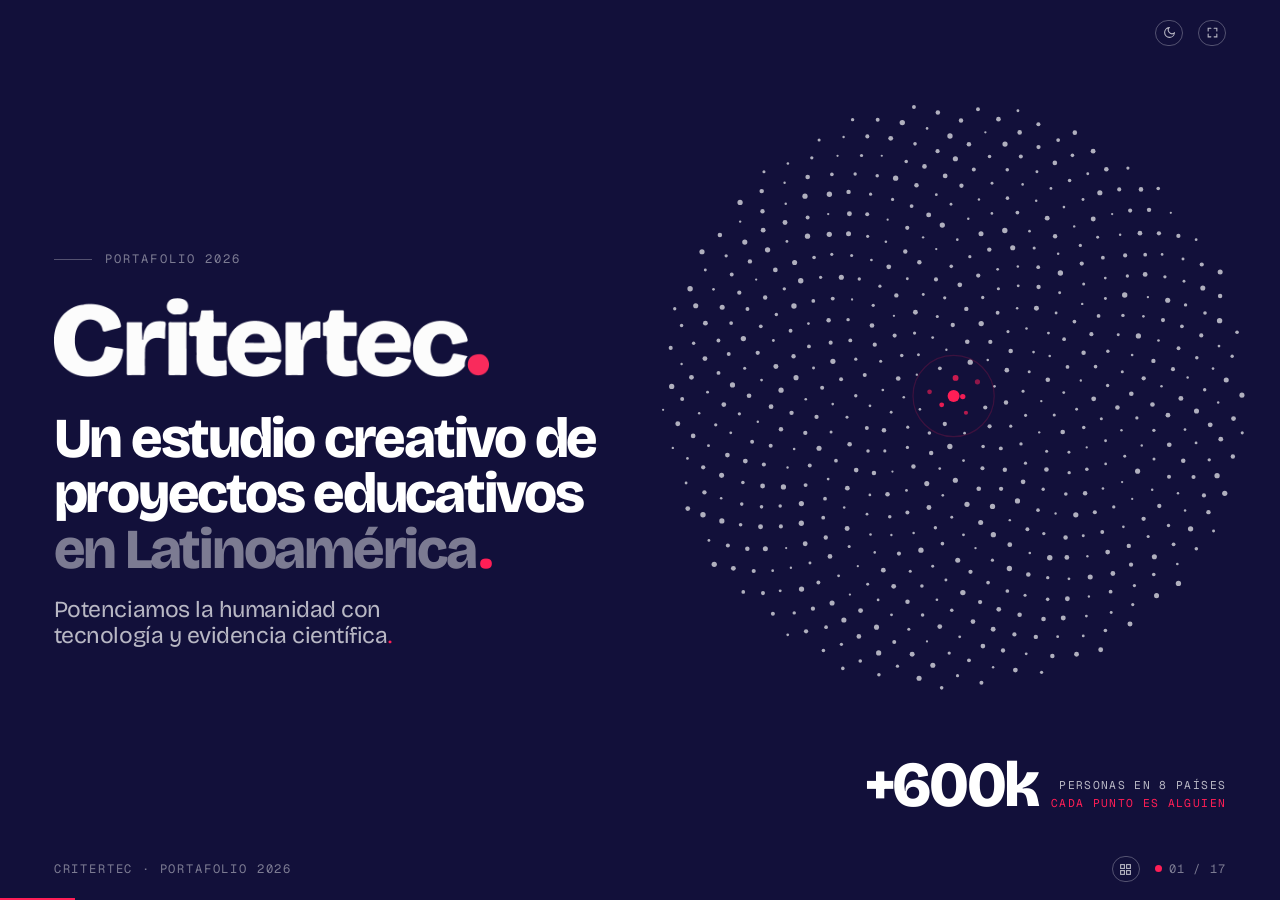
<file: index.html>
<!doctype html>
<html lang="es" data-theme="dark">
<meta charset="utf-8">
<meta name="viewport" content="width=device-width,initial-scale=1">
<script>
  // Celular acostado: la página se dibuja como una pantalla de escritorio de 640 px de alto
  // (el ancho sale de la proporción de la pantalla) y el navegador la reduce para llenarla. Así
  // se ve el mismo diseño que en un computador, sin láminas apiladas. En vertical se pide girar el
  // celular (#girar en portafolio.css) y se vuelve al ancho del dispositivo.
  (function () {
    var vp = document.querySelector('meta[name="viewport"]');
    function ajusta() {
      var largo = Math.max(screen.width, screen.height), corto = Math.min(screen.width, screen.height);
      var acostado = (screen.orientation ? screen.orientation.type.indexOf('landscape') === 0 : innerWidth > innerHeight);
      vp.setAttribute('content', acostado && corto < 600
        ? 'width=' + Math.round(640 * largo / corto) + ',user-scalable=no'
        : 'width=device-width,initial-scale=1');
    }
    ajusta();
    if (screen.orientation) screen.orientation.addEventListener('change', ajusta);
    addEventListener('orientationchange', function () { setTimeout(ajusta, 60); });
  })();
</script>
<title>Critertec · Portafolio 2026</title>
<meta name="description" content="Portafolio 2026 de Critertec Educación: estudio creativo de proyectos educativos en Latinoamérica. Proyectos, premios, alianzas oficiales y prensa.">

<!--
  Portafolio Critertec 2026 · versión larga.

  Es la que sustenta una licitación, una alianza o una conversación con cooperación
  internacional: los proyectos uno por uno, los premios con su enlace de referencia, los
  reconocimientos del CEO y la prensa completa.

  La versión corta es corto.html y sale del mismo contenido.js. Lo único que cambia entre
  las dos es el PLAN de abajo.

  Se abre con doble clic o se sirve desde cualquier servidor estático. Para exportar a PDF:
  imprimir desde el navegador en horizontal, o recorrer las láminas con F en pantalla completa.
-->

<link rel="preconnect" href="https://fonts.googleapis.com">
<link rel="preconnect" href="https://fonts.gstatic.com" crossorigin>
<link href="https://fonts.googleapis.com/css2?family=Bricolage+Grotesque:opsz,wght@12..96,400;12..96,600;12..96,800&family=Geist+Mono:wght@400;500&family=Geist:wght@400;500;600&display=swap" rel="stylesheet">
<link rel="stylesheet" href="portafolio.css">

<div class="riel-sup">
  <img class="logo" id="logo" src="assets/logo/02-blanco-punto-coral.png" alt="Critertec">
  <span class="riel-txt" id="seccion">Portafolio</span>
  <span class="crece"></span>
  <button class="ico" id="tema" aria-label="Cambiar entre tema claro y oscuro">
    <svg width="13" height="13" viewBox="0 0 24 24" fill="none" stroke="currentColor" stroke-width="2"
         stroke-linecap="round"><path d="M21 12.8A9 9 0 1 1 11.2 3a7 7 0 0 0 9.8 9.8z"/></svg>
  </button>
  <button class="ico" id="pantalla" aria-label="Pantalla completa">
    <svg width="13" height="13" viewBox="0 0 24 24" fill="none" stroke="currentColor" stroke-width="2"
         stroke-linecap="round"><path d="M4 9V4h5M20 9V4h-5M4 15v5h5M20 15v5h-5"/></svg>
  </button>
</div>

<!-- En un celular en vertical la presentación no se lee bien: se pide girarlo. Solo lo muestra el
     CSS (#girar) en vertical y en pantallas angostas; al voltear el celular desaparece solo. -->
<div id="girar" role="status">
  <img class="girar-logo" src="assets/logo/02-blanco-punto-coral.png" alt="Critertec">
  <div class="girar-tel" aria-hidden="true"><i></i></div>
  <p class="girar-tit">Gira tu celular<span class="punto">.</span></p>
  <p class="girar-sub">El portafolio se ve en horizontal.</p>
</div>

<div id="deck"></div>

<!-- Zonas de clic: duplican las flechas del teclado, así que salen del orden de
     tabulación. Con foco, el anillo coral dibuja una línea vertical a lo alto de la
     lámina, porque el botón mide toda la altura y solo se ve su canto. -->
<button class="zona izq" id="atras" tabindex="-1" aria-hidden="true"></button>
<button class="zona der" id="adelante" tabindex="-1" aria-hidden="true"></button>

<div class="riel-inf">
  <span class="riel-txt">Critertec · Portafolio 2026</span>
  <span class="crece"></span>
  <button class="ico" id="indice" aria-label="Ver todas las láminas">
    <svg width="13" height="13" viewBox="0 0 24 24" fill="none" stroke="currentColor" stroke-width="2">
      <rect x="3" y="3" width="7" height="7"/><rect x="14" y="3" width="7" height="7"/>
      <rect x="3" y="14" width="7" height="7"/><rect x="14" y="14" width="7" height="7"/></svg>
  </button>
  <span class="contador" id="contador"><i></i><span>01</span></span>
</div>

<div class="avance" id="avance"></div>

<div id="general" role="dialog" aria-label="Todas las láminas" aria-modal="true">
  <h2>Todas las láminas</h2>
  <div class="rejilla" id="rejilla"></div>
</div>

<script type="module">
  // El orden vive en planes.js, no aquí: así verificar.mjs puede comprobarlo sin navegador.
  import { arranca } from './motor.js';
  import { LARGO } from './planes.js';
  arranca(LARGO);
</script>
</file>
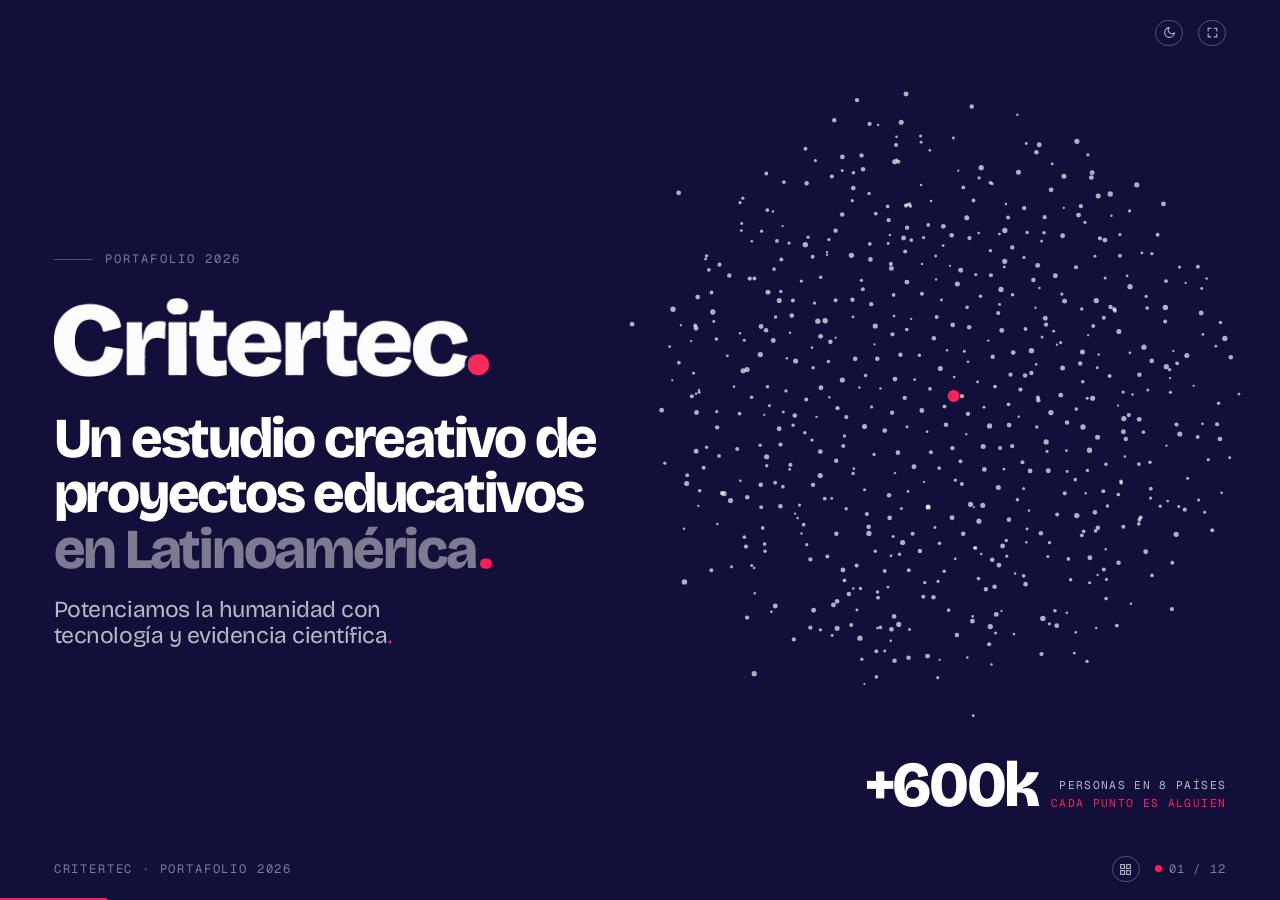
<file: corto.html>
<!doctype html>
<html lang="es" data-theme="dark">
<meta charset="utf-8">
<meta name="viewport" content="width=device-width,initial-scale=1">
<script>
  // Celular acostado: la página se dibuja como una pantalla de escritorio de 640 px de alto
  // (el ancho sale de la proporción de la pantalla) y el navegador la reduce para llenarla. Así
  // se ve el mismo diseño que en un computador, sin láminas apiladas. En vertical se pide girar el
  // celular (#girar en portafolio.css) y se vuelve al ancho del dispositivo.
  (function () {
    var vp = document.querySelector('meta[name="viewport"]');
    function ajusta() {
      var largo = Math.max(screen.width, screen.height), corto = Math.min(screen.width, screen.height);
      var acostado = (screen.orientation ? screen.orientation.type.indexOf('landscape') === 0 : innerWidth > innerHeight);
      vp.setAttribute('content', acostado && corto < 600
        ? 'width=' + Math.round(640 * largo / corto) + ',user-scalable=no'
        : 'width=device-width,initial-scale=1');
    }
    ajusta();
    if (screen.orientation) screen.orientation.addEventListener('change', ajusta);
    addEventListener('orientationchange', function () { setTimeout(ajusta, 60); });
  })();
</script>
<title>Critertec · Portafolio 2026 · versión corta</title>
<meta name="description" content="Portafolio 2026 de Critertec Educación en doce láminas: quiénes somos, dónde trabajamos, alianzas oficiales, proyectos insignia y prensa.">

<!--
  Portafolio Critertec 2026 · versión corta.

  Doce láminas: la que se manda en frío a un cliente nuevo o se presenta en diez minutos.
  Sale del mismo contenido.js que la larga (index.html); lo único que cambia es el PLAN.

  Dos láminas existen solo aquí, porque la corta no tiene sitio para desplegarlas:
    · «insignia» — los seis proyectos marcados `insignia: true` en una sola rejilla.
    · «palmares» — premios de la compañía y reconocimientos del CEO juntos.
-->

<link rel="preconnect" href="https://fonts.googleapis.com">
<link rel="preconnect" href="https://fonts.gstatic.com" crossorigin>
<link href="https://fonts.googleapis.com/css2?family=Bricolage+Grotesque:opsz,wght@12..96,400;12..96,600;12..96,800&family=Geist+Mono:wght@400;500&family=Geist:wght@400;500;600&display=swap" rel="stylesheet">
<link rel="stylesheet" href="portafolio.css">

<div class="riel-sup">
  <img class="logo" id="logo" src="assets/logo/02-blanco-punto-coral.png" alt="Critertec">
  <span class="riel-txt" id="seccion">Portafolio</span>
  <span class="crece"></span>
  <button class="ico" id="tema" aria-label="Cambiar entre tema claro y oscuro">
    <svg width="13" height="13" viewBox="0 0 24 24" fill="none" stroke="currentColor" stroke-width="2"
         stroke-linecap="round"><path d="M21 12.8A9 9 0 1 1 11.2 3a7 7 0 0 0 9.8 9.8z"/></svg>
  </button>
  <button class="ico" id="pantalla" aria-label="Pantalla completa">
    <svg width="13" height="13" viewBox="0 0 24 24" fill="none" stroke="currentColor" stroke-width="2"
         stroke-linecap="round"><path d="M4 9V4h5M20 9V4h-5M4 15v5h5M20 15v5h-5"/></svg>
  </button>
</div>

<!-- En un celular en vertical la presentación no se lee bien: se pide girarlo. Solo lo muestra el
     CSS (#girar) en vertical y en pantallas angostas; al voltear el celular desaparece solo. -->
<div id="girar" role="status">
  <img class="girar-logo" src="assets/logo/02-blanco-punto-coral.png" alt="Critertec">
  <div class="girar-tel" aria-hidden="true"><i></i></div>
  <p class="girar-tit">Gira tu celular<span class="punto">.</span></p>
  <p class="girar-sub">El portafolio se ve en horizontal.</p>
</div>

<div id="deck"></div>

<button class="zona izq" id="atras" tabindex="-1" aria-hidden="true"></button>
<button class="zona der" id="adelante" tabindex="-1" aria-hidden="true"></button>

<div class="riel-inf">
  <span class="riel-txt">Critertec · Portafolio 2026</span>
  <span class="crece"></span>
  <button class="ico" id="indice" aria-label="Ver todas las láminas">
    <svg width="13" height="13" viewBox="0 0 24 24" fill="none" stroke="currentColor" stroke-width="2">
      <rect x="3" y="3" width="7" height="7"/><rect x="14" y="3" width="7" height="7"/>
      <rect x="3" y="14" width="7" height="7"/><rect x="14" y="14" width="7" height="7"/></svg>
  </button>
  <span class="contador" id="contador"><i></i><span>01</span></span>
</div>

<div class="avance" id="avance"></div>

<div id="general" role="dialog" aria-label="Todas las láminas" aria-modal="true">
  <h2>Todas las láminas</h2>
  <div class="rejilla" id="rejilla"></div>
</div>

<script type="module">
  // El orden vive en planes.js, no aquí: así verificar.mjs puede comprobarlo sin navegador.
  import { arranca } from './motor.js';
  import { CORTO } from './planes.js';
  arranca(CORTO);
</script>
</file>
<file: portafolio.css>
/* ============================================================
   Portafolio Critertec 2026 · hoja de estilo compartida
   La usan las dos versiones: index.html (larga) y corto.html
   (corta). Los tokens son los del Manifiesto de Marca; los
   componentes vienen del deck de la junta de septiembre de 2026,
   que es la base visual acordada.

   Orden del archivo:
     1. tokens, escenario y tipografía
     2. componentes heredados del deck de la junta
     3. componentes propios del portafolio (marcados abajo)
   ============================================================ */
:root{
  --ink:#12103A; --bone:#FBFAF7; --white:#fff;
  --coral:#FF1E56; --azul:#1E6BFF; --cian:#35D2C4; --amarillo:#FFD93D;
  color-scheme:dark;

  --fondo:var(--ink); --texto:var(--white);
  --texto-2:rgba(255,255,255,.70); --texto-3:rgba(255,255,255,.45);
  --borde:rgba(255,255,255,.16); --borde-2:rgba(255,255,255,.28);
  --dato:#5B8CFF; --off:rgba(255,255,255,.18);

  --display:'Bricolage Grotesque',system-ui,sans-serif;
  --sans:'Geist',system-ui,-apple-system,'Segoe UI',sans-serif;
  --mono:'Geist Mono',ui-monospace,'SF Mono',monospace;

  --marco:clamp(26px,4.2vw,72px);
  --ease:cubic-bezier(.16,1,.3,1);
}
:root[data-theme="light"]{
  color-scheme:light;
  --fondo:var(--bone); --texto:var(--ink);
  --texto-2:rgba(18,16,58,.64); --texto-3:rgba(18,16,58,.42);
  --borde:rgba(18,16,58,.14); --borde-2:rgba(18,16,58,.24);
  --dato:var(--azul); --off:rgba(18,16,58,.16);
}

*{box-sizing:border-box}
html,body{height:100%}
body{margin:0;background:var(--fondo);color:var(--texto);font-family:var(--sans);
  overflow:hidden;-webkit-font-smoothing:antialiased;line-height:1.5}
p{margin:0}

/* ---------- escenario ---------- */
#deck{position:fixed;inset:0;z-index:1}
/* Campo de puntos de fondo: detrás de todo, sin eventos; se funde al cambiar de lámina. */
#fondo-puntos{position:fixed;inset:0;width:100%;height:100%;z-index:0;pointer-events:none;
  transition:opacity .6s var(--ease)}
/* El latido común (lub-dub): el punto de cada titular y el del contador laten juntos. El ciclo
   es el doble del pulso de los lienzos (1,4 s), para acompañar sin distraer. */
@keyframes latido{0%,100%{transform:scale(1)}6%{transform:scale(1.55)}13%{transform:scale(1)}
  20%{transform:scale(1.3)}28%{transform:scale(1)}}
.titular .punto,.portada-tit .punto{display:inline-block;color:var(--coral);transform-origin:50% 78%;
  margin-left:.06em}
.slide.viva .titular .punto,.slide.viva .portada-tit .punto{animation:latido 2.8s var(--ease) infinite .8s}
@media (prefers-reduced-motion:reduce){.slide.viva .titular .punto,.contador i{animation:none}}
.slide{position:absolute;inset:0;overflow:hidden;
  padding:calc(var(--marco) + 38px) var(--marco) calc(var(--marco) + 32px);
  display:flex;flex-direction:column;justify-content:center;gap:clamp(13px,2.1vh,30px);
  opacity:0;visibility:hidden;pointer-events:none;
  transition:opacity .5s var(--ease),transform .6s var(--ease);transform:translateY(20px)}
.slide.viva{opacity:1;visibility:visible;pointer-events:auto;transform:none}
.slide.salio{transform:translateY(-16px)}
.slide.compacta{gap:clamp(7px,1vh,14px);padding-block:calc(var(--marco) + 13px) calc(var(--marco) + 19px)}
.slide.centro{justify-content:center;align-items:center;text-align:center}
/* La lámina del logo viejo va sobre fondo claro: el corte a oscuro es el cambio de marca. */
.slide.claro{background:var(--bone);color:var(--ink)}
.slide.claro .apagado{color:rgba(18,16,58,.38)}
.slide.claro .eyebrow{color:rgba(18,16,58,.5)}
.slide.claro .eyebrow::before{background:rgba(18,16,58,.22)}
/* En la lámina del logo viejo, el nuevo no debe asomar en el riel: arruina la revelación. */
:root[data-claro="1"] .logo{visibility:hidden}
:root[data-claro="1"] .riel-txt,:root[data-claro="1"] .contador{color:rgba(18,16,58,.45)}
:root[data-claro="1"] .ico{color:rgba(18,16,58,.6);border-color:rgba(18,16,58,.22)}
:root[data-claro="1"] .seg{border-color:rgba(18,16,58,.22)}
:root[data-claro="1"] .seg button{color:rgba(18,16,58,.64)}
:root[data-claro="1"] .seg button[aria-pressed="true"]{background:#12103A;color:#FBFAF7}

.pieza{opacity:0;transform:translateY(16px);
  transition:opacity .55s var(--ease),transform .65s var(--ease);
  transition-delay:calc(var(--d,0) * 85ms + 90ms)}
.slide.viva .pieza{opacity:1;transform:none}
/* Variante que solo anima opacidad: para piezas que ya usan transform para colocarse. */
.entra{opacity:0;transition:opacity .6s var(--ease);transition-delay:calc(var(--d,0) * 85ms + 110ms)}
.slide.viva .entra{opacity:1}
.slide .entra.oculto{opacity:0}


/* ---------- tipografía ---------- */
.eyebrow{font-family:var(--mono);font-size:clamp(.72rem,min(.95vw,1.5vh),1.15rem);letter-spacing:.17em;
  text-transform:uppercase;color:var(--texto-3);display:flex;align-items:center;gap:13px}
.eyebrow::before{content:'';width:clamp(20px,3vw,44px);height:1px;background:var(--borde-2);flex:none}
.slide.centro .eyebrow{justify-content:center}
.titular{font-family:var(--display);font-weight:800;line-height:.95;letter-spacing:-.034em;
  font-size:clamp(2rem,min(6vw,8.2vh),5.4rem);max-width:17ch;text-wrap:balance}
.titular.xl{font-size:clamp(2.3rem,min(7.6vw,10vh),7rem);max-width:14ch}
.slide.centro .titular{max-width:20ch}
.slide.compacta .titular{font-size:clamp(1.4rem,min(3.2vw,4.4vh),2.4rem);max-width:26ch}
.slide.compacta .barras{gap:clamp(5px,.9vh,12px)}
.slide.compacta .barra .fila{margin-bottom:4px}
.slide.compacta .comp > div{padding:clamp(4px,.78vh,10px) clamp(9px,1.1vw,17px)}
.slide.compacta .datos > div{padding:clamp(9px,1.35vh,18px) clamp(12px,1.3vw,22px)}
.apagado{color:var(--texto-3)}
.bajada{font-size:clamp(1rem,min(1.4vw,2.2vh),1.7rem);color:var(--texto-2);max-width:60ch;line-height:1.46}
.slide.centro .bajada{max-width:54ch}
.pie-dato{font-family:var(--mono);font-size:clamp(.72rem,min(.95vw,1.5vh),1.15rem);letter-spacing:.08em;
  color:var(--texto-3);text-transform:uppercase}
.cita{font-size:clamp(1rem,min(1.4vw,2.2vh),1.7rem);border-left:2px solid var(--coral);
  padding-left:clamp(13px,1.3vw,21px);max-width:54ch;font-style:italic}

/* ---------- logo imponente ---------- */
.logo-hero{display:block;margin:0 auto;max-width:min(62vw,820px);max-height:44vh;width:auto;height:auto}
.logo-hero.viejo{max-width:min(26vw,300px);max-height:40vh}
.tachado{position:relative;display:inline-block}


/* ---------- cambios numerados ---------- */
.cambios{display:grid;grid-auto-flow:column;grid-auto-columns:1fr;gap:1px;background:var(--borde);
  border:1px solid var(--borde)}
.cambios > div{background:var(--fondo);padding:clamp(15px,2.2vh,28px) clamp(14px,1.5vw,26px);
  display:flex;flex-direction:column;gap:9px}
.cambios .nn{font-family:var(--mono);font-size:clamp(.72rem,min(.95vw,1.5vh),1.15rem);letter-spacing:.14em;
  color:var(--coral)}
.cambios h3{font-family:var(--display);font-weight:800;letter-spacing:-.024em;margin:0;
  font-size:clamp(1rem,1.75vw,1.5rem);line-height:1.08}
.cambios p{font-size:clamp(.88rem,min(1.15vw,1.85vh),1.35rem);color:var(--texto-2)}


/* ---------- los tres diferenciales · columnas con foto ---------- */
.principios{display:grid;grid-template-columns:repeat(3,1fr);gap:1px;background:var(--borde);
  border:1px solid var(--borde);flex:1;min-height:0}
.principio{background:var(--fondo);display:flex;flex-direction:column;min-height:0;overflow:hidden}
/* La foto cede alto cuando falta espacio (pantallas bajas, celular acostado): el texto va completo
   siempre. Con espacio de sobra se queda en 16:9, como antes. */
.principio .foto{position:relative;flex:0 1 auto;aspect-ratio:16/9;min-height:clamp(56px,12vh,120px);overflow:hidden}
.principio .foto img{width:100%;height:100%;object-fit:cover;display:block;
  filter:grayscale(.28) contrast(1.05) brightness(.95);
  transition:transform 1.4s var(--ease),filter .6s ease}
.principio:hover .foto img{transform:scale(1.05);filter:grayscale(0) brightness(1)}
.principio .foto::after{content:'';position:absolute;inset:0;pointer-events:none;
  background:linear-gradient(to top,var(--fondo) 1%,rgba(18,16,58,.3) 26%,transparent 60%)}
.principio .txt{padding:clamp(14px,2.2vh,28px) clamp(15px,1.7vw,30px) clamp(16px,2.4vh,30px);
  display:flex;flex-direction:column;align-items:center;justify-content:center;text-align:center;
  flex:1 0 auto;gap:clamp(8px,1.2vh,15px)}
.principio .nn{font-family:var(--mono);font-size:clamp(.72rem,min(.95vw,1.5vh),1.15rem);letter-spacing:.18em;
  text-transform:uppercase;color:var(--c);display:flex;align-items:center;gap:8px}
.principio .nn::before{content:'';width:7px;height:7px;border-radius:50%;background:var(--c);flex:none}
.principio h3{font-family:var(--display);font-weight:800;letter-spacing:-.03em;margin:0;line-height:1.02;
  font-size:clamp(1.2rem,min(2.6vw,4.2vh),2.3rem)}
.principio p{font-size:clamp(.88rem,min(1.15vw,1.85vh),1.35rem);color:var(--texto-2);line-height:1.44;max-width:30ch}
.principio .marca-dato{font-family:var(--mono);font-size:clamp(.72rem,min(.95vw,1.5vh),1.15rem);letter-spacing:.12em;
  text-transform:uppercase;color:var(--c);padding-top:clamp(7px,1vh,12px);
  border-top:1px solid var(--borde);margin-top:clamp(3px,.5vh,7px)}

/* ---------- muro de aliados ---------- */
/* Tablero blanco en los dos temas: los logos van tal cual, a color. Ocho columnas y las filas
   que haga falta, repartidas en el alto disponible. */
.aliados{flex:1;min-height:0;background:#fff;border-radius:6px;display:grid;
  grid-template-columns:repeat(8,minmax(0,1fr));grid-auto-rows:minmax(0,1fr);
  gap:clamp(4px,.8vh,10px) clamp(12px,1.6vw,28px);padding:clamp(16px,2.6vh,34px) clamp(18px,2.2vw,40px)}
.aliados div{display:grid;place-items:center;min-height:0;min-width:0}
.aliados img{max-width:100%;max-height:min(100%,clamp(26px,5.4vh,60px));width:auto;height:auto;display:block}
@media (max-width:860px){.aliados{grid-template-columns:repeat(3,minmax(0,1fr));grid-auto-rows:64px}}


/* ---------- lista genérica ---------- */
.lista{display:grid;border-top:1px solid var(--borde)}
.lista .it{display:grid;grid-template-columns:minmax(120px,.8fr) 3fr auto;gap:clamp(12px,2.2vw,38px);
  align-items:baseline;padding:clamp(5px,1vh,12px) 0;border-bottom:1px solid var(--borde)}
.lista .n{font-family:var(--display);font-weight:800;letter-spacing:-.026em;font-size:clamp(1.15rem,min(2vw,3.2vh),2.2rem)}
.lista .cl{font-size:clamp(.88rem,min(1.15vw,1.85vh),1.35rem);color:var(--texto-2)}
.lista .e{font-family:var(--mono);font-size:clamp(.72rem,min(.95vw,1.5vh),1.15rem);letter-spacing:.12em;
  text-transform:uppercase;color:var(--texto-3);white-space:nowrap}
.lista .it.tenue .n{color:var(--texto-3)}
.lista .it.tenue .e{color:var(--dato)}

/* ---------- proyectos ---------- */
.proyectos{display:grid;border-top:1px solid var(--borde)}
.proy{display:grid;grid-template-columns:minmax(130px,1fr) auto minmax(90px,auto) 2.6fr;
  gap:clamp(11px,1.6vw,26px);align-items:baseline;padding:clamp(5px,.95vh,11px) 0;
  border-bottom:1px solid var(--borde)}
.proy .p{font-family:var(--display);font-weight:600;font-size:clamp(1rem,min(1.4vw,2.2vh),1.7rem)}
.proy .v{font-variant-numeric:tabular-nums;font-weight:600;text-align:right;white-space:nowrap;
  font-size:clamp(.88rem,min(1.15vw,1.85vh),1.35rem)}
.proy .d{font-size:clamp(.88rem,min(1.15vw,1.85vh),1.35rem);color:var(--texto-2)}
.chip{font-family:var(--mono);font-size:clamp(.72rem,min(.95vw,1.5vh),1.15rem);letter-spacing:.11em;text-transform:uppercase;
  padding:2px 8px;border:1px solid var(--c);color:var(--c);white-space:nowrap;border-radius:999px}

/* ---------- carrusel ---------- */
/* La fila va declarada `minmax(0,1fr)` y no `auto`. Con `auto` el alto de la fila lo fija el
   contenido, así que ajustarMosaico() medía la caja ya crecida por las teselas del render
   anterior, creía tener más alto del que hay y elegía una fila de más: el mosaico se salía
   por abajo y `overflow:hidden` la cortaba a media foto. */
.carrusel{display:grid;grid-template-columns:1fr clamp(160px,20vw,280px);
  grid-template-rows:minmax(0,1fr);gap:clamp(14px,1.8vw,28px);
  flex:1;min-height:0}
/* Mosaico de campo: filas justificadas que respetan la proporción de cada foto.
   Las fotos van de 0,55 a 1,79, así que una cuadrícula de celdas iguales recortaba las
   verticales casi por completo. Aquí cada una crece en proporción a su propio ancho y la
   fila entera se ajusta; --fila la calcula ajustarMosaico() según lo que quepa. */
.mosaico{position:relative;display:flex;flex-wrap:wrap;align-content:center;gap:3px;
  min-height:0;overflow:hidden}
.mosaico > i{display:block;overflow:hidden;
  /* ajustarMosaico() fija alto y base de cada foto; esto es solo el estado inicial. */
  height:150px;flex:0 0 calc(var(--ar,1.5) * 150px);
  opacity:0;transition:opacity .5s var(--ease);transition-delay:calc(var(--d,0) * 55ms + 120ms)}
.slide.viva .mosaico > i{opacity:1}
.mosaico img{width:100%;height:100%;object-fit:cover;display:block}
/* Relleno invisible que absorbe el sobrante de la última fila. Sin él, los pocos elementos
   que quedan al final se estiran para llenar el ancho y se recortan de más. */
.mosaico::after{content:'';flex:1e6 0 0;height:0;min-width:0}
.mosaico .pie{position:absolute;left:0;right:0;bottom:0;z-index:2;
  padding:clamp(28px,4vh,52px) clamp(14px,1.4vw,22px) clamp(11px,1.4vh,18px);
  background:linear-gradient(transparent,rgba(18,16,58,.94));color:#fff;
  font-family:var(--mono);font-size:clamp(.72rem,min(.95vw,1.5vh),1.15rem);letter-spacing:.1em;text-transform:uppercase}
.selector{display:flex;flex-direction:column;gap:2px;overflow-y:auto;min-height:0}
.selector button{background:none;border:0;border-left:2px solid transparent;color:var(--texto-3);
  font:inherit;font-size:clamp(.9rem,min(1.2vw,1.9vh),1.4rem);text-align:left;padding:clamp(5px,.9vh,9px) 11px;cursor:pointer;
  display:flex;justify-content:space-between;gap:9px;align-items:baseline}
.selector button:hover{color:var(--texto)}
.selector button[aria-pressed="true"]{color:var(--texto);border-left-color:var(--coral);
  background:color-mix(in srgb,var(--texto) 5%,transparent)}
.selector .cn{font-family:var(--mono);font-size:.68em;letter-spacing:.08em;color:var(--texto-3)}


/* ---------- las tres verticales · pantalla partida en diagonal ---------- */
.slide.diagonal{padding:0;gap:0}
.diag{position:absolute;inset:0;background:var(--ink)}
.diag-panel{position:absolute;inset:0;overflow:hidden}
/* La cuña cerrada solo enseña una franja de la pantalla, así que el motivo de la foto —que
   está centrado— caería fuera de ella. --desliz corre la foto para que el motivo aterrice
   dentro de su franja; al expandirse el panel ocupa todo y la foto vuelve a su sitio. */
.diag-panel img{position:absolute;inset:0;width:100%;height:100%;object-fit:cover;
  object-position:center 18%;transform:translateX(var(--desliz,0));transition:transform .85s var(--ease);
  filter:grayscale(.34) brightness(.8) contrast(1.04)}
.slide .diag-panel.abierto img{transform:none}
.diag-panel .tinte{position:absolute;inset:0;background:var(--c);opacity:.3;mix-blend-mode:multiply}
.diag-panel .oscuro{position:absolute;inset:0;
  background:linear-gradient(to top,rgba(18,16,58,.94) 8%,rgba(18,16,58,.55) 52%,rgba(18,16,58,.3) 100%)}
.diag-panel{cursor:pointer}
.diag-cont{position:absolute;top:50%;transform:translateY(-50%);display:flex;flex-direction:column;
  align-items:center;text-align:center;gap:clamp(8px,1.3vh,17px);z-index:3;pointer-events:none;
  transition:opacity .45s ease}
.diag-regla{height:3px;width:clamp(58px,7vw,110px);border-radius:2px}
.diag-cod{font-family:var(--mono);font-size:clamp(.72rem,min(.95vw,1.5vh),1.15rem);letter-spacing:.2em;
  text-transform:uppercase;color:rgba(255,255,255,.72)}
.marca-v{font-family:var(--display);line-height:.92;letter-spacing:-.038em;color:#fff;
  font-size:clamp(1.6rem,min(3.5vw,5.6vh),3.4rem)}
.marca-v b{font-weight:800}
.marca-v i{font-style:italic;font-weight:600;color:rgba(255,255,255,.72)}
.marca-v .punto{color:var(--c);font-weight:800}
.diag-cont p{font-size:clamp(.88rem,min(1.15vw,1.85vh),1.35rem);color:rgba(255,255,255,.8);line-height:1.42}

/* Estado expandido: la cuña ocupa la pantalla y aparece el detalle a dos columnas. */
.diag-panel{transition:clip-path .85s var(--ease),opacity .5s ease}
.slide .diag-panel.abierto{clip-path:polygon(0 0,100% 0,100% 100%,0 100%)!important;cursor:default}
.slide .diag-panel.cerrado{opacity:0;pointer-events:none}
.diag-cont.oculto{opacity:0}
.diag-detalle{position:absolute;inset:0;z-index:6;display:grid;
  grid-template-columns:.9fr 1.1fr;align-items:center;gap:clamp(28px,5vw,88px);
  padding:calc(var(--marco) + 34px) var(--marco) calc(var(--marco) + 30px);
  opacity:0;pointer-events:none;transition:opacity .5s ease .28s;cursor:pointer}
.diag-detalle.on{opacity:1;pointer-events:auto}
.diag-detalle .izq{display:flex;flex-direction:column;gap:clamp(13px,2.1vh,26px)}
.diag-detalle .diag-cod{font-size:clamp(.8rem,min(1.1vw,1.75vh),1.3rem);letter-spacing:.2em}
.diag-detalle .diag-regla{height:5px;width:clamp(90px,11vw,180px)}
.diag-detalle .marca-v{font-size:clamp(2.5rem,min(6.2vw,9.6vh),6rem)}
.diag-detalle .der{display:flex;flex-direction:column;gap:clamp(12px,1.9vh,24px)}
.diag-detalle .der p{font-size:clamp(1.05rem,min(1.85vw,3vh),1.8rem);color:#fff;line-height:1.38;max-width:34ch}
.diag-detalle ul{margin:0;padding:0;list-style:none;display:grid;gap:clamp(6px,.95vh,12px)}
.diag-detalle li{font-size:clamp(.95rem,min(1.35vw,2.2vh),1.35rem);color:rgba(255,255,255,.84);
  padding-left:clamp(22px,1.8vw,32px);position:relative}
.diag-detalle li::before{content:'';position:absolute;left:0;top:.5em;
  width:clamp(9px,.8vw,13px);height:clamp(9px,.8vw,13px);border-radius:50%;background:var(--c)}
.diag-cerrar{font-family:var(--mono);font-size:clamp(.72rem,min(.95vw,1.5vh),1.15rem);letter-spacing:.18em;
  text-transform:uppercase;color:rgba(255,255,255,.55)}

/* ---------- portada: el punto hecho de puntos ----------
   El lienzo ocupa la lámina entera; el texto va encima, a la izquierda, y la cifra abajo a la
   derecha, bajo el gran punto. */
.slide.portada{padding:0;gap:0;justify-content:center}
.puntos{position:absolute;inset:0;width:100%;height:100%;display:block}
.portada-cont{position:relative;padding:0 var(--marco);max-width:min(58%,980px);
  display:flex;flex-direction:column;gap:clamp(12px,2.2vh,28px)}
.portada-logo{width:clamp(220px,34vw,620px);height:auto;display:block;
  margin:clamp(4px,1vh,12px) 0 clamp(6px,1.6vh,20px)}
.portada-tit{margin:0;font-family:var(--display);font-weight:800;letter-spacing:-.04em;
  line-height:.98;font-size:clamp(1.9rem,min(4.4vw,7vh),5rem);text-wrap:balance}
.portada-tit .apagado{color:var(--texto-3)}
/* Sin negrilla: a este tamaño el peso alto la vuelve un bloque y deja de leerse como frase. */
.portada-frase{font-family:var(--display);font-weight:400;letter-spacing:-.02em;line-height:1.15;
  font-size:clamp(1.05rem,min(1.8vw,2.9vh),2rem);max-width:32ch;color:var(--texto-2);text-wrap:balance}
.portada-frase .punto{color:var(--coral)}
.portada-cifra{position:absolute;right:var(--marco);bottom:calc(var(--marco) + 34px);
  display:flex;align-items:flex-end;gap:14px;text-align:right}
.portada-cifra b{font-family:var(--display);font-weight:800;letter-spacing:-.045em;line-height:.85;
  font-size:clamp(2.2rem,min(5vw,8vh),5.6rem)}
.portada-cifra span{font-family:var(--mono);font-size:clamp(.68rem,min(.88vw,1.4vh),1rem);
  letter-spacing:.12em;text-transform:uppercase;color:var(--texto-2);line-height:1.6}
.portada-cifra i{font-style:normal;color:var(--coral)}
/* En la portada el logo grande hace de firma: el del riel y su rótulo sobran. */
body[data-portada] #logo,body[data-portada] #seccion{opacity:0}
@media (max-width:860px){.portada-cont{max-width:none}.portada-cifra{left:var(--marco);text-align:left}}


/* ---------- proyectos agrupados por vertical ---------- */
.slide.proyv{gap:clamp(8px,1.5vh,22px)}
/* El titular en dos líneas, no tres: la tercera se la quita a las tarjetas. */
.slide.proyv .titular{max-width:40ch}
.grilla-v{flex:1;min-height:0;display:grid;grid-template-rows:minmax(0,1fr);grid-template-columns:repeat(3,1fr);
  gap:clamp(10px,1.3vw,28px)}
.gv{display:flex;flex-direction:column;gap:clamp(5px,.9vh,13px);min-height:0}
.gv-cab{display:flex;flex-direction:column;gap:2px;
  border-top:2px solid var(--c);padding-top:clamp(5px,.9vh,12px)}
.gv-tot{font-family:var(--mono);font-size:clamp(.72rem,min(.95vw,1.5vh),1.15rem);
  letter-spacing:.1em;color:var(--texto-3)}
/* Cada tarjeta se reparte el alto de su columna: la vertical con un solo proyecto
   se lo lleva entero, que es justo lo que pasa con la facturación. */
.gv-lista{flex:1;min-height:0;display:flex;flex-direction:column;gap:clamp(4px,.75vh,11px)}
/* Nombre y valor en la misma línea, y el contenido anclado arriba: así la primera línea de
   cada tarjeta cae a la misma altura en las tres columnas, aunque las cajas midan distinto
   porque cada vertical tiene otro número de proyectos. */
.pcard{flex:1;min-height:0;font-family:inherit;color:inherit;text-align:left;cursor:pointer;
  background:color-mix(in srgb,var(--c) 9%,transparent);
  border:1px solid color-mix(in srgb,var(--c) 28%,transparent);
  border-left:3px solid var(--c);
  display:grid;grid-template-columns:minmax(0,1fr) auto;
  align-content:start;align-items:baseline;
  column-gap:clamp(10px,1.1vw,22px);row-gap:clamp(1px,.3vh,5px);
  padding:clamp(8px,1.3vh,17px) clamp(10px,1.1vw,21px);
  transition:background .35s var(--ease),transform .35s var(--ease)}
.pcard .pn{grid-column:1}
.pcard .pv{grid-column:2;text-align:right;white-space:nowrap}
.pcard .pl{grid-column:1/-1}
.pcard:hover{background:color-mix(in srgb,var(--c) 19%,transparent);transform:translateX(4px)}
.pcard .pn{font-family:var(--display);font-weight:600;letter-spacing:-.02em;line-height:1.1;
  font-size:clamp(.95rem,min(1.35vw,2.2vh),1.65rem)}
.pcard .pv{font-family:var(--display);font-weight:800;color:var(--c);
  font-variant-numeric:tabular-nums;letter-spacing:-.03em;
  font-size:clamp(1rem,min(1.6vw,2.6vh),2rem)}
.pcard .pl{font-family:var(--mono);font-size:clamp(.72rem,min(.95vw,1.5vh),1.15rem);
  letter-spacing:.08em;color:var(--texto-3)}

/* El mosaico de campo se lleva la pantalla al tocar un proyecto. */
.pmosaico{position:absolute;inset:0;z-index:7;background:var(--fondo);
  opacity:0;visibility:hidden;pointer-events:none;transform:scale(1.015);
  transition:opacity .5s var(--ease),transform .6s var(--ease),visibility .5s}
.pmosaico.on{opacity:1;visibility:visible;pointer-events:auto;transform:none}
.pm-fondo{position:absolute;inset:0;display:grid;
  grid-template-columns:repeat(var(--cols,3),1fr);grid-auto-rows:1fr;gap:2px;background:var(--ink)}
.pm-fondo i{display:block;overflow:hidden}
.pm-fondo img{width:100%;height:100%;object-fit:cover;display:block;
  filter:grayscale(.28) brightness(.86) contrast(1.05)}
.pm-velo{position:absolute;inset:0;background:
  linear-gradient(to right,rgba(18,16,58,.96) 0%,rgba(18,16,58,.82) 36%,rgba(18,16,58,.3) 100%),
  linear-gradient(to top,rgba(18,16,58,.72) 0%,rgba(18,16,58,.2) 62%)}
.pm-txt{position:relative;height:100%;display:flex;flex-direction:column;justify-content:center;
  gap:clamp(6px,1.1vh,17px);max-width:48ch;
  padding:calc(var(--marco) + 38px) var(--marco) calc(var(--marco) + 26px)}
.pm-txt h3{font-family:var(--display);font-weight:800;letter-spacing:-.035em;line-height:.96;
  margin:0;font-size:clamp(1.7rem,min(4.6vw,7vh),4.2rem);color:#fff}
.pm-v{font-family:var(--display);font-weight:800;color:var(--c);letter-spacing:-.035em;
  font-variant-numeric:tabular-nums;font-size:clamp(1.3rem,min(3vw,4.8vh),2.9rem)}
.pm-txt p{font-size:clamp(1rem,min(1.4vw,2.2vh),1.7rem);color:rgba(255,255,255,.78);line-height:1.45}
.pmosaico .chip{align-self:flex-start}


/* ---------- pósters de producto · pantalla partida en tres ---------- */
.slide.posters{padding:0;gap:0;justify-content:stretch}
.posters-grid{display:grid;grid-template-columns:repeat(3,1fr);grid-template-rows:1fr;gap:1px;
  background:var(--borde);position:absolute;inset:0}
.poster{position:relative;overflow:hidden;min-height:0;display:flex;flex-direction:column;justify-content:flex-end;
  padding:clamp(12px,1.9vh,26px) clamp(13px,1.35vw,24px) clamp(44px,6.2vh,62px)}
.poster img{position:absolute;inset:0;width:100%;height:100%;object-fit:cover;
  filter:grayscale(.42) contrast(1.06) brightness(.82);transform:scale(1.05);
  transition:transform 1.4s var(--ease),filter .6s ease}
.poster:hover img{transform:scale(1);filter:grayscale(0) brightness(.95)}
.poster .velo{position:absolute;inset:0;background:linear-gradient(to top,
  rgba(18,16,58,.97) 6%,rgba(18,16,58,.86) 34%,rgba(18,16,58,.58) 66%,rgba(18,16,58,.4) 100%)}
.poster .cont{position:relative;display:flex;flex-direction:column;gap:clamp(4px,.68vh,9px)}
.poster .cat{font-family:var(--mono);font-size:clamp(.72rem,min(.95vw,1.5vh),1.15rem);letter-spacing:.2em;
  text-transform:uppercase;color:var(--c);display:flex;align-items:center;gap:8px}
.poster .cat::before{content:'';width:7px;height:7px;border-radius:50%;background:var(--c);flex:none}
.poster h3{font-family:var(--display);font-weight:800;letter-spacing:-.04em;line-height:.9;margin:0;
  font-size:clamp(1.4rem,min(3.1vw,4.9vh),3.5rem);color:#fff;text-transform:uppercase;
  overflow-wrap:anywhere}
.poster .claim{font-family:var(--display);font-weight:600;color:var(--c);
  font-size:clamp(1rem,min(1.65vw,2.65vh),1.95rem);letter-spacing:-.015em}
.poster .meta{font-size:clamp(.88rem,min(1.15vw,1.85vh),1.35rem);color:rgba(255,255,255,.72);line-height:1.38}
.poster .ficha{display:flex;gap:clamp(10px,1.2vw,20px);flex-wrap:wrap;padding-top:clamp(5px,.75vh,9px);
  border-top:1px solid rgba(255,255,255,.2);margin-top:clamp(2px,.35vh,5px)}
.poster .ficha div{display:flex;flex-direction:column;gap:2px}
.poster .ficha .k{font-family:var(--mono);font-size:clamp(.72rem,min(.95vw,1.5vh),1.15rem);letter-spacing:.14em;
  text-transform:uppercase;color:rgba(255,255,255,.5)}
.poster .ficha .v{font-family:var(--display);font-weight:700;color:#fff;font-variant-numeric:tabular-nums;
  font-size:clamp(1rem,min(1.4vw,2.2vh),1.7rem)}
.posters-eyebrow{position:absolute;top:calc(var(--marco) + 18px);left:var(--marco);z-index:5}
.posters-eyebrow .eyebrow{color:rgba(255,255,255,.62)}
.posters-eyebrow .eyebrow::before{background:rgba(255,255,255,.3)}


/* ---------- rieles ---------- */
.riel-sup,.riel-inf{position:fixed;left:var(--marco);right:var(--marco);display:flex;
  align-items:center;gap:15px;z-index:20;pointer-events:none}
.riel-sup{top:clamp(15px,2.2vh,28px)} .riel-inf{bottom:clamp(13px,2vh,24px)}
/* En ventanas bajas —un portátil sin pantalla completa— el marco se come el alto que
   necesitan las láminas densas. Se aprieta todo para que el contenido siga cabiendo. */
@media (max-height:780px){
  :root{--marco:clamp(18px,3vw,38px)}
  .slide{padding-block:calc(var(--marco) + 26px) calc(var(--marco) + 22px);
    gap:clamp(8px,1.5vh,18px)}
  .slide.compacta{padding-block:calc(var(--marco) + 24px) calc(var(--marco) + 19px)}
  .riel-sup{top:10px} .riel-inf{bottom:9px}
}
.riel-sup > *,.riel-inf > *{pointer-events:auto}
.logo{height:clamp(12px,1.4vw,17px);width:auto;display:block}
.riel-txt{font-family:var(--mono);font-size:clamp(.72rem,min(.95vw,1.5vh),1.15rem);letter-spacing:.15em;
  text-transform:uppercase;color:var(--texto-3)}
.crece{flex:1}
.seg{display:inline-flex;border:1px solid var(--borde-2);border-radius:999px;overflow:hidden}
.seg button{background:none;border:0;font-family:var(--mono);font-size:clamp(.72rem,min(.95vw,1.5vh),1.15rem);
  letter-spacing:.11em;text-transform:uppercase;padding:5px 11px;color:var(--texto-2);cursor:pointer}
.seg button[aria-pressed="true"]{background:var(--texto);color:var(--fondo);font-weight:500}
.ico{background:none;border:1px solid var(--borde-2);border-radius:999px;width:28px;height:26px;
  cursor:pointer;color:var(--texto-2);display:grid;place-items:center;padding:0}
.ico:hover{color:var(--texto);border-color:var(--texto-3)}
.contador{font-family:var(--mono);font-size:clamp(.72rem,min(.95vw,1.5vh),1.15rem);letter-spacing:.1em;color:var(--texto-3);
  display:flex;align-items:center;gap:7px}
.contador i{width:7px;height:7px;border-radius:50%;background:var(--coral);display:block;animation:latido 2.8s var(--ease) infinite}
.avance{position:fixed;left:0;right:0;bottom:0;height:2px;background:var(--coral);width:0;
  transition:width .5s var(--ease);z-index:30}
.zona{position:fixed;top:0;bottom:0;width:13%;z-index:10;cursor:pointer;border:0;background:none}
.zona.izq{left:0} .zona.der{right:0}

/* ---------- vista general ---------- */
#general{position:fixed;inset:0;background:color-mix(in srgb,var(--fondo) 97%,transparent);
  z-index:80;padding:clamp(22px,3.6vh,56px);overflow-y:auto;display:none}
#general.abierta{display:block}
#general h2{font-family:var(--display);font-weight:800;font-size:1.4rem;margin:0 0 20px;letter-spacing:-.02em}
.rejilla{display:grid;grid-template-columns:repeat(auto-fill,minmax(195px,1fr));gap:10px}
.rejilla button{text-align:left;background:none;border:1px solid var(--borde);color:var(--texto);
  padding:12px 14px;cursor:pointer;font:inherit;display:flex;flex-direction:column;gap:6px;min-height:80px}
.rejilla button:hover{border-color:var(--texto-3)}
.rejilla button[aria-current="true"]{border-color:var(--coral)}
.rejilla .nn{font-family:var(--mono);font-size:.6rem;letter-spacing:.11em;color:var(--texto-3)}
.rejilla .tt{font-family:var(--display);font-weight:600;font-size:.9rem;line-height:1.18;letter-spacing:-.01em}

@media (max-width:860px){
  body{overflow:auto}
  .slide{position:relative;min-height:100svh;overflow:visible}
  .datos,.cambios,.verticales,.base3,.org-top,.org-areas,.rocas{grid-auto-flow:row}
  .comp,.detalle,.carrusel{grid-template-columns:1fr}
  .lista .it,.proy{grid-template-columns:1fr;gap:3px}
  .zona{display:none}
}
@media (prefers-reduced-motion:reduce){
  *{transition-duration:.01ms!important;transition-delay:0ms!important}
  .slide.foto img.fondo{transform:none}
}
:focus-visible{outline:2px solid var(--coral);outline-offset:3px}
/* Las zonas de clic ocupan toda la altura: un anillo de foco sobre ellas se ve como una
   línea coral vertical en medio de la lámina. No llevan foco visible. */
.zona:focus,.zona:focus-visible{outline:none}
/* En las láminas con botones o tarjetas hasta el borde, las zonas de clic se quedan en el
   margen: siguen pasando de lámina sin tapar los controles. */
body[data-controles] .zona{width:calc(var(--marco) - 6px)}
/* Las cuñas diagonales ocupan la pantalla entera y se recortan con clip-path: un anillo
   sobre ellas traza el rectángulo completo, no la cuña. El foco se marca en el bloque de texto. */
.diag-panel:focus-visible{outline:none}
.diag-panel:focus-visible .diag-cont{outline:2px solid var(--coral);outline-offset:10px}


/* ---------- añadidos propios del portafolio ---------- */

/* Encaje: dos columnas de lista sobre la retícula de .cambios. */
.cambios ul{margin:0;padding:0;list-style:none;display:grid;gap:clamp(5px,.9vh,11px)}
.cambios li{font-size:clamp(.88rem,min(1.15vw,1.85vh),1.35rem);color:var(--texto-2);
  line-height:1.4;padding-left:clamp(17px,1.5vw,25px);position:relative}
.cambios li::before{content:'';position:absolute;left:0;top:.52em;
  width:clamp(7px,.65vw,10px);height:clamp(7px,.65vw,10px);border-radius:50%;
  background:var(--c,var(--coral))}
.cambios .nn{color:var(--c,var(--coral))}



/* ════════════════════════════════════════════════════════════
   3 · COMPONENTES PROPIOS DEL PORTAFOLIO
   Todo lo de aquí abajo es nuevo respecto al deck de la junta.
   ════════════════════════════════════════════════════════════ */

/* ---------- enlaces de referencia ----------
   Cada afirmación externa —premio, prensa, alianza— cuelga de un enlace. Se marcan con
   flecha para que se lean como salida del documento, y abren en pestaña nueva. */
.enlace{font-family:var(--mono);font-size:clamp(.72rem,min(.95vw,1.5vh),1.1rem);
  letter-spacing:.09em;color:var(--dato);text-decoration:none;
  display:inline-flex;align-items:baseline;gap:7px;
  border-bottom:1px solid color-mix(in srgb,var(--dato) 34%,transparent);
  padding-bottom:1px;transition:border-color .25s,color .25s;max-width:100%}
.enlace span{overflow:hidden;text-overflow:ellipsis;white-space:nowrap}
.enlace::after{content:'\2197';flex:none;font-size:.92em}
.enlace:hover{color:var(--texto);border-bottom-color:var(--texto)}
/* Sobre foto oscura el azul del token pierde contraste: allí el enlace va en blanco. */
.sobre-foto .enlace{color:rgba(255,255,255,.88);
  border-bottom-color:rgba(255,255,255,.35)}
.sobre-foto .enlace:hover{color:#fff;border-bottom-color:#fff}

/* Marca de dato sin soporte documental. Existe para que nadie presente como cerrado algo
   que todavía no lo está: si se ve en pantalla, es que falta el enlace. */
/* `flex` de bloque, no `inline-flex`. Siendo inline, el alto intrínseco de la nota se
   calculaba sobre el texto sin envolver —una línea— así que la tarjeta que la contiene se
   dimensionaba corta y el texto, ya envuelto en dos líneas, se salía por abajo y pisaba la
   tarjeta siguiente. El punto se alinea a la primera línea, no al centro del bloque. */
.pendiente{font-family:var(--mono);font-size:clamp(.68rem,min(.88vw,1.4vh),1rem);
  letter-spacing:.13em;text-transform:uppercase;color:var(--amarillo);line-height:1.4;
  display:flex;align-items:flex-start;gap:7px;width:100%}
.pendiente::before{content:'';width:6px;height:6px;border-radius:50%;
  background:var(--amarillo);flex:none;margin-top:.45em}


/* ---------- indicadores ----------
   Cuatro cifras grandes separadas por filetes de 1px, al modo de los KPI del deck de la
   junta. La unidad va debajo del número, no al lado: a este cuerpo compiten por el ojo. */
.indicadores{display:grid;grid-auto-flow:column;grid-auto-columns:1fr;gap:1px;
  background:var(--borde);border:1px solid var(--borde)}
.indicadores > div{background:var(--fondo);
  padding:clamp(16px,2.8vh,38px) clamp(14px,1.6vw,28px);
  display:flex;flex-direction:column;gap:clamp(3px,.6vh,8px)}
.indicadores .n{font-family:var(--display);font-weight:800;letter-spacing:-.045em;
  line-height:.88;font-variant-numeric:tabular-nums;color:var(--coral);
  font-size:clamp(2.1rem,min(5.4vw,8vh),4.8rem)}
.indicadores .u{font-family:var(--display);font-weight:600;letter-spacing:-.02em;
  font-size:clamp(1rem,min(1.6vw,2.6vh),1.8rem);line-height:1.05}
.indicadores .d{font-size:clamp(.82rem,min(1.05vw,1.7vh),1.2rem);color:var(--texto-3);
  line-height:1.35;padding-top:clamp(4px,.7vh,9px);border-top:1px solid var(--borde);
  margin-top:clamp(4px,.7vh,9px)}


/* ---------- mapa de países ----------
   A pantalla completa: el lienzo de puntos ocupa la lámina y el título va encima, arriba a la
   izquierda, sobre el mar; la animación dibuja el croquis a la derecha. */
.slide.mapa-full{justify-content:space-between}
.mapa-lienzo{position:absolute;inset:0;width:100%;height:100%;display:block}
.mapa-cab,.slide.mapa-full .pie-dato{position:relative;max-width:min(38%,560px)}
@media (max-width:860px){.mapa-cab,.slide.mapa-full .pie-dato{max-width:none}}
/* Línea del tiempo: el año que corre en grande y, debajo, los años con llegada como hitos en
   fila; los nombres de los países ya están en el mapa. Se marcan al ritmo del mapa. */
.mapa-tiempo{margin-top:clamp(14px,3vh,40px);display:flex;flex-direction:column;gap:clamp(8px,1.6vh,20px)}
.mapa-anio{font-family:var(--display);font-weight:800;letter-spacing:-.05em;line-height:.85;
  font-size:clamp(3rem,min(8vw,13vh),9rem);color:var(--coral);font-variant-numeric:tabular-nums}
.mapa-hitos{list-style:none;margin:0;padding:0;display:flex;gap:clamp(14px,1.8vw,30px);
  border-top:1px solid var(--borde);padding-top:14px}
.mapa-hitos li{display:flex;align-items:baseline;gap:10px;position:relative;color:var(--texto-3);
  font-family:var(--mono);font-size:clamp(.66rem,min(.84vw,1.35vh),.95rem);letter-spacing:.08em;
  transition:color .4s var(--ease)}
.mapa-hitos li:not(.hito){display:none}
.mapa-hitos li i{position:absolute;left:0;top:-18.5px;width:8px;height:8px;border-radius:50%;
  background:var(--fondo);box-shadow:inset 0 0 0 1.5px var(--borde-2);transition:background .4s,box-shadow .4s}
.mapa-hitos li small{font-family:var(--display);font-weight:600;font-size:1.25em;letter-spacing:-.01em;
  color:inherit}
.mapa-hitos li.on{color:var(--texto)}
.mapa-hitos li.on span{color:var(--coral)}
.mapa-hitos li.on i{background:var(--coral);box-shadow:none}


/* ---------- sellos oficiales ----------
   La insignia que emite cada programa va tal cual: son piezas de marca de un tercero, así
   que nada de recolorear, invertir ni recortar. Las dos vienen pensadas para fondo claro
   —la de Canva es una placa blanca, la de Microsoft un escudo morado— y se sostienen
   igual sobre el fondo oscuro del deck, así que no llevan plaquita detrás. El tinte de la
   tarjeta es el color de la marca aliada. */
.sellos{display:grid;grid-template-columns:repeat(2,1fr);gap:clamp(12px,1.6vw,30px);
  flex:none;align-content:center}
.sello{display:flex;flex-direction:column;gap:clamp(9px,1.5vh,20px);min-height:0;
  border:1px solid color-mix(in srgb,var(--c) 42%,transparent);
  background:color-mix(in srgb,var(--c) 10%,transparent);
  padding:clamp(16px,2.6vh,36px) clamp(16px,1.9vw,34px)}
.sello .insignia{display:flex;align-items:center;gap:clamp(13px,1.6vw,28px);
  padding-bottom:clamp(9px,1.4vh,18px);
  border-bottom:1px solid color-mix(in srgb,var(--c) 32%,transparent)}
/* La insignia es lo que la lámina viene a enseñar, así que va grande: por debajo de unos
   cien píxeles su propia tipografía —«Global Training Partner», «for Education Partner»—
   deja de leerse y el sello se convierte en un adorno. El renglón de rango que había aquí
   se quitó: decía exactamente lo que ya dice la insignia. */
.sello .placa{width:clamp(96px,11vw,152px);height:auto;flex:none;display:block}
.sello .quien{display:flex;flex-direction:column;gap:clamp(4px,.7vh,10px);min-width:0}
.sello h3{font-family:var(--display);font-weight:800;letter-spacing:-.032em;line-height:1.02;
  margin:0;font-size:clamp(1.15rem,min(2.2vw,3.5vh),2rem);text-wrap:balance}
/* En gris y no en el color de la marca: aclarar un morado oscuro para que se lea sobre el
   fondo del deck da un tono sucio, y además este renglón es información secundaria en todas
   las demás láminas. */
.sello .region{font-family:var(--mono);font-size:clamp(.7rem,min(.9vw,1.45vh),1.05rem);
  letter-spacing:.12em;text-transform:uppercase;color:var(--texto-3)}
.sello p{font-size:clamp(.88rem,min(1.15vw,1.85vh),1.35rem);color:var(--texto-2);
  line-height:1.44;max-width:40ch}
.sello .pie{margin-top:auto;padding-top:clamp(8px,1.3vh,16px);
  display:flex;flex-direction:column;gap:7px;align-items:flex-start}


/* ---------- premios y reconocimientos ----------
   Retícula de tarjetas: el año en grande hace de ancla y el otorgante manda sobre el
   nombre del premio, porque es lo que da peso a la afirmación. */
/* `flex:none` —ni crece ni encoge— para que la rejilla mida exactamente lo que mide su
   contenido. Con cualquier valor encogible la lámina le imponía un alto y el navegador
   repartía ese alto entre las filas a partes iguales; las tarjetas con una línea de más se
   salían por abajo y pisaban la fila siguiente. Aquí cada fila mide lo que pide su tarjeta
   más alta, y la lámina centra el bloque entero. */
/* La pista mínima es angosta a propósito: con una más ancha caben tres columnas y los cuatro
   premios de la versión larga se parten en dos filas —tres arriba y uno suelto abajo—, y el
   bloque entero deja de caber en la lámina. Así entran cuatro por fila. */
.premios{display:grid;gap:clamp(10px,1.3vw,24px);flex:none;
  grid-template-columns:repeat(auto-fit,minmax(clamp(190px,20vw,300px),1fr))}
/* Sin `overflow:hidden` a propósito. Recortar parecía prudente, pero esconde el fallo dos
   veces: no se ve en pantalla que falta texto, y revisar.mjs deja de poder detectarlo porque
   no mira dentro de las cajas que recortan. Si alguna vez una tarjeta no cabe, que se note. */
.premio{display:flex;flex-direction:column;gap:clamp(6px,1vh,13px);min-height:0;
  border:1px solid var(--borde);border-top:3px solid var(--c,var(--coral));
  padding:clamp(13px,2.1vh,28px) clamp(13px,1.5vw,26px);
  transition:background .35s var(--ease)}
.premio:hover{background:color-mix(in srgb,var(--texto) 4%,transparent)}
.premio .anio{font-family:var(--display);font-weight:800;letter-spacing:-.04em;line-height:.88;
  font-variant-numeric:tabular-nums;color:var(--c,var(--coral));
  font-size:clamp(1.6rem,min(3.4vw,5.2vh),3rem)}
.premio h3{font-family:var(--display);font-weight:700;letter-spacing:-.026em;line-height:1.04;
  margin:0;font-size:clamp(1.05rem,min(1.85vw,3vh),1.85rem)}
.premio .otorga{font-family:var(--mono);font-size:clamp(.7rem,min(.9vw,1.45vh),1.05rem);
  letter-spacing:.11em;text-transform:uppercase;color:var(--texto-3);line-height:1.4}
.premio .cat{font-size:clamp(.82rem,min(1.05vw,1.7vh),1.2rem);color:var(--texto-2);
  line-height:1.4}
.premio p{font-size:clamp(.85rem,min(1.1vw,1.78vh),1.28rem);color:var(--texto-2);line-height:1.44}
.premio .pie{margin-top:auto;padding-top:clamp(7px,1.1vh,14px);
  border-top:1px solid var(--borde);display:flex;flex-direction:column;gap:6px;
  align-items:flex-start}
/* Premio con logo: la placa lleva el logo oficial sobre el fondo con el que lo publica quien
   lo otorga, fijo en los dos temas porque varios logos solo existen en blanco. Los recortes
   de banner (.recorte) van a sangre sobre su mismo color de fondo; los logos limpios llevan
   aire alrededor. El logo va en absoluto para que la proporción de la placa no dependa de la
   del archivo: así las cuatro tarjetas alinean el año a la misma altura. */
.premio.con-logo .placa{position:relative;aspect-ratio:16/9;background:var(--p);
  margin-bottom:clamp(4px,.8vh,10px)}
.premio.con-logo .placa img{position:absolute;inset:clamp(12px,1.6vw,26px);
  width:calc(100% - 2 * clamp(12px,1.6vw,26px));height:calc(100% - 2 * clamp(12px,1.6vw,26px));
  object-fit:contain;display:block}
.premio.con-logo .placa.recorte img{inset:0;width:100%;height:100%}
.premio .premiado{font-size:clamp(.9rem,min(1.2vw,1.9vh),1.35rem);color:var(--texto-2);
  line-height:1.3}
.premio .premiado::before{content:'Premió · ';font-family:var(--mono);font-size:.72em;
  letter-spacing:.11em;text-transform:uppercase;color:var(--texto-3)}


/* ---------- retrato del CEO con sus reconocimientos ---------- */
/* Retrato, ficha y reconocimientos en tres columnas. El retrato va entero, sin recortar la
   cara: se ajusta al alto disponible y su ancho sale de la proporción de la foto. */
.ceo-caja{flex:1;min-height:0;display:grid;
  grid-template-columns:auto minmax(0,.8fr) minmax(0,1.2fr);grid-template-rows:minmax(0,1fr);
  gap:clamp(20px,3vw,54px);align-items:center}
.ceo-retrato{height:min(100%,62vh);aspect-ratio:3/4;overflow:hidden;border-bottom:3px solid var(--coral)}
.ceo-retrato img{width:100%;height:100%;object-fit:cover;object-position:center 30%;display:block}
.ceo-ficha{display:flex;flex-direction:column;gap:clamp(8px,1.4vh,18px);min-width:0}
.ceo-ficha .n{font-family:var(--display);font-weight:800;letter-spacing:-.036em;line-height:.96;
  font-size:clamp(1.7rem,min(3.8vw,6vh),3.4rem)}
.ceo-ficha .cargo{font-family:var(--mono);font-size:clamp(.72rem,min(.95vw,1.5vh),1.1rem);
  letter-spacing:.14em;text-transform:uppercase;color:var(--coral)}
.ceo-ficha p{font-size:clamp(.88rem,min(1.15vw,1.85vh),1.35rem);color:var(--texto-2);
  line-height:1.46;max-width:36ch}
.recos{display:grid;border-top:1px solid var(--borde);align-content:center;min-width:0}
.reco{display:grid;grid-template-columns:auto minmax(0,1fr);gap:clamp(13px,1.8vw,34px);
  padding:clamp(8px,1.4vh,18px) 0;border-bottom:1px solid var(--borde);align-items:baseline}
.reco .anio{font-family:var(--mono);font-size:clamp(.78rem,min(1vw,1.6vh),1.15rem);
  letter-spacing:.1em;color:var(--coral);font-variant-numeric:tabular-nums}
.reco .cuerpo{display:flex;flex-direction:column;gap:5px;min-width:0}
/* El enlace largo puede partirse: si no, ensancha la fila y se sale del marco. */
.reco .enlace{white-space:normal;max-width:100%}
.reco h3{font-family:var(--display);font-weight:700;letter-spacing:-.024em;line-height:1.06;
  margin:0;font-size:clamp(1rem,min(1.65vw,2.7vh),1.7rem)}
.reco .otorga{font-family:var(--mono);font-size:clamp(.7rem,min(.9vw,1.45vh),1.05rem);
  letter-spacing:.11em;text-transform:uppercase;color:var(--texto-3)}
.reco p{font-size:clamp(.82rem,min(1.05vw,1.7vh),1.2rem);color:var(--texto-2);line-height:1.42;
  max-width:62ch}


/* ---------- ficha de proyecto ----------
   Media lámina de foto a sangre y media de texto. El propósito, el cómo y el impacto van
   etiquetados como en el portafolio anterior: es la estructura que ya reconocen los
   clientes que lo han recibido. */
.slide.ficha{padding:0;gap:0}
.ficha-caja{position:absolute;inset:0;display:grid;grid-template-columns:1.05fr 1fr}
.ficha-foto{position:relative;overflow:hidden;background:var(--ink)}
/* Velo: funde el carrusel con el texto a la derecha y oscurece arriba y abajo, donde pasan
   el logo y el pie del riel fijo, para que se lean sobre las fotos en movimiento. */
.ficha-foto .velo{position:absolute;inset:0;pointer-events:none;
  background:linear-gradient(to bottom,rgba(18,16,58,.78),transparent 16%,transparent 84%,rgba(18,16,58,.78)),
    linear-gradient(to right,rgba(18,16,58,.28),rgba(18,16,58,.05) 45%,var(--fondo) 99.5%)}
/* Carrusel de tres franjas: cada franja es una pista con sus fotos dos veces seguidas, que se
   desplaza media altura en loop. Cada foto mide un tercio del alto: se ven tres por franja. */
.carriles{display:grid;grid-template-columns:repeat(3,1fr);gap:3px}
.carril{position:relative;overflow:hidden;min-height:0;container-type:size}
.carril .pista{display:flex;flex-direction:column;gap:3px;
  animation:sube var(--t,26s) linear infinite}
.carril.baja .pista{animation-name:baja}
.carril i{display:block;flex:0 0 calc((100cqh - 6px) / 3);overflow:hidden}
.carril img{width:100%;height:100%;object-fit:cover;display:block;
  filter:grayscale(.2) contrast(1.05) brightness(.92)}
@keyframes sube{from{transform:translateY(0)}to{transform:translateY(calc(-50% - 1.5px))}}
@keyframes baja{from{transform:translateY(calc(-50% - 1.5px))}to{transform:translateY(0)}}
/* Solo se mueve la ficha en pantalla: las demás quedan quietas y no gastan. */
.slide:not(.viva) .carril .pista{animation-play-state:paused}
@media (prefers-reduced-motion:reduce){.carril .pista{animation:none}}
/* Ficha sin foto. No todos los proyectos tienen registro fotográfico, y antes que pedirle
   prestada una foto al proyecto de al lado —que sería rotularla como algo que no es— el
   panel se vuelve cartel: el dato de impacto en grande sobre el color de la vertical, con
   una retícula tenue detrás para que no quede un plano muerto. */
.ficha-cartel{position:relative;display:flex;flex-direction:column;justify-content:center;
  gap:clamp(9px,1.6vh,24px);overflow:hidden;
  padding:calc(var(--marco) + 40px) clamp(20px,2.6vw,52px) calc(var(--marco) + 30px) var(--marco);
  background:color-mix(in srgb,var(--c) 15%,var(--ink));
  background-image:linear-gradient(rgba(255,255,255,.055) 1px,transparent 1px),
    linear-gradient(90deg,rgba(255,255,255,.055) 1px,transparent 1px);
  background-size:clamp(34px,4vw,58px) clamp(34px,4vw,58px)}
.ficha-cartel .marca-v{font-size:clamp(1.2rem,min(2.4vw,3.8vh),2.1rem)}
.ficha-cartel .cifra{font-family:var(--display);font-weight:800;letter-spacing:-.045em;
  line-height:.92;color:#fff;text-wrap:balance;
  font-size:clamp(1.8rem,min(4.4vw,7vh),4.2rem)}
.ficha-cartel .k{font-family:var(--mono);font-size:clamp(.7rem,min(.9vw,1.45vh),1.05rem);
  letter-spacing:.16em;text-transform:uppercase;color:rgba(255,255,255,.58)}
.ficha-cartel .regla{height:4px;width:clamp(56px,7vw,104px);background:var(--c);
  border-radius:2px}

.ficha-txt{display:flex;flex-direction:column;justify-content:center;
  gap:clamp(9px,1.5vh,22px);min-height:0;overflow:hidden;
  padding:calc(var(--marco) + 40px) var(--marco) calc(var(--marco) + 30px) clamp(20px,2.6vw,52px)}
.ficha-txt h2{font-family:var(--display);font-weight:800;letter-spacing:-.04em;line-height:.94;
  margin:0;font-size:clamp(1.6rem,min(3.9vw,6.2vh),3.6rem);text-wrap:balance}
.ficha-meta{display:flex;flex-wrap:wrap;gap:clamp(8px,1vw,18px);align-items:center;
  font-family:var(--mono);font-size:clamp(.7rem,min(.9vw,1.45vh),1.05rem);letter-spacing:.12em;
  text-transform:uppercase;color:var(--texto-3)}
.ficha-meta .sep{width:3px;height:3px;border-radius:50%;background:var(--texto-3)}
.ficha-campos{display:grid;gap:clamp(7px,1.15vh,15px);border-top:1px solid var(--borde);
  padding-top:clamp(8px,1.3vh,17px)}
.ficha-campos > div{display:grid;grid-template-columns:clamp(74px,7.4vw,112px) 1fr;
  gap:clamp(10px,1.2vw,22px);align-items:baseline}
.ficha-campos .k{font-family:var(--mono);font-size:clamp(.68rem,min(.88vw,1.4vh),1rem);
  letter-spacing:.14em;text-transform:uppercase;color:var(--c,var(--coral))}
.ficha-campos .v{font-size:clamp(.85rem,min(1.12vw,1.8vh),1.3rem);color:var(--texto-2);
  line-height:1.44}
.ficha-impacto{display:flex;flex-direction:column;gap:4px;
  border-left:3px solid var(--c,var(--coral));padding-left:clamp(12px,1.3vw,22px)}
.ficha-impacto .k{font-family:var(--mono);font-size:clamp(.68rem,min(.88vw,1.4vh),1rem);
  letter-spacing:.15em;text-transform:uppercase;color:var(--texto-3)}
.ficha-impacto .v{font-family:var(--display);font-weight:700;letter-spacing:-.026em;
  line-height:1.08;font-size:clamp(1.05rem,min(1.9vw,3vh),1.9rem)}
.ficha-links{display:flex;flex-wrap:wrap;gap:clamp(8px,1vw,18px)}


/* ---------- en los medios ----------
   Lista, no rejilla de logos: el titular es lo que sostiene la afirmación, y un muro de
   logos de medios obligaría a usar material de marca de terceros. */
/* Botón para ir de una lámina a otra (abanico ↔ anexo de prensa). */
.ver-todas{display:inline-flex;align-items:center;gap:10px;cursor:pointer;background:none;
  color:var(--texto);border:1.5px solid var(--coral);border-radius:999px;
  padding:clamp(7px,1vh,11px) clamp(14px,1.3vw,20px);font-family:var(--display);font-weight:600;
  letter-spacing:-.01em;font-size:clamp(.85rem,min(1.1vw,1.8vh),1.2rem);
  transition:background .3s var(--ease),color .3s var(--ease)}
.ver-todas .cn{font-family:var(--mono);font-weight:400;font-size:.78em;color:var(--texto-3)}
.ver-todas:hover{background:var(--coral);color:var(--ink)}
.ver-todas:hover .cn{color:rgba(18,16,58,.6)}

/* Anexo de prensa: una nota por línea —el titular largo se corta con puntos suspensivos y se
   lee entero al pasar el cursor—. Si en una ventana baja no cabe, se desplaza. */
.tabla-prensa{flex:1;min-height:0;overflow-y:auto;border-top:1px solid var(--borde)}
.tabla-prensa table{width:100%;border-collapse:collapse;table-layout:fixed}
.tabla-prensa th:nth-child(1){width:4.5em}.tabla-prensa th:nth-child(2){width:24%}
.tabla-prensa th:nth-child(3){width:14%}.tabla-prensa th:nth-child(5){width:10em}
.tabla-prensa th{position:sticky;top:0;background:var(--fondo);text-align:left;font-weight:400;
  font-family:var(--mono);font-size:clamp(.62rem,min(.8vw,1.3vh),.9rem);letter-spacing:.12em;
  text-transform:uppercase;color:var(--texto-3);padding:clamp(5px,.8vh,9px) 12px clamp(5px,.8vh,9px) 0}
.tabla-prensa td{padding:clamp(0px,.16vh,4px) 12px clamp(0px,.16vh,4px) 0;white-space:nowrap;overflow:hidden;text-overflow:ellipsis;border-bottom:1px solid var(--borde);
  vertical-align:baseline;font-size:clamp(.72rem,min(.92vw,1.46vh),1.05rem);line-height:1.22}
.tabla-prensa .anio{font-family:var(--mono);color:var(--coral);white-space:nowrap}
.tabla-prensa .mm{font-family:var(--display);font-weight:700;letter-spacing:-.015em;white-space:nowrap}
.tabla-prensa .pais{font-family:var(--mono);font-size:.74em;letter-spacing:.08em;text-transform:uppercase;color:var(--texto-3)}
.tabla-prensa .tit{color:var(--texto-2)}
.tabla-prensa .lk{white-space:nowrap;text-align:right;padding-right:0}
.tabla-prensa tr.sin-link .mm,.tabla-prensa tr.sin-link .tit{color:var(--texto-3)}

/* ---------- abanico de recortes de prensa ----------
   Tarjetas de papel cuadradas —las capturas son casi todas cuadradas o apaisadas— con la captura entera dentro —contain, sobre blanco: es
   pieza de un tercero y no se recorta—. Se reparten a lo ancho con container queries: el ancho
   de cada tarjeta sale del alto del abanico. La activa se endereza, crece y se pone al frente. */
.abanico{position:relative;flex:1;min-height:0;container-type:size;margin-top:clamp(4px,1vh,14px)}
.hoja{position:absolute;top:50%;height:82cqh;aspect-ratio:1/1;padding:0;border:0;cursor:pointer;
  left:calc(5cqh + (100cqw - 92cqh) * var(--i) / max(1, var(--n) - 1));z-index:var(--z,1);
  background:#F3EDE2;border-radius:4px;display:flex;flex-direction:column;
  box-shadow:0 10px 30px rgba(0,0,0,.35);
  transform:translateY(-50%) rotate(var(--rot,0deg)) scale(.94);
  transition:transform .7s var(--ease),box-shadow .7s var(--ease),filter .7s var(--ease);
  filter:brightness(.72) saturate(.85)}
.hoja .papel{flex:1;min-height:0;padding:5%;display:flex;align-items:center;justify-content:center}
/* La captura se imprime sobre el papel: con multiplicar, su fondo blanco toma el beige. */
.hoja .papel img{max-width:100%;max-height:100%;object-fit:contain;display:block;mix-blend-mode:multiply}
.hoja .sello{font-family:var(--mono);font-size:clamp(.6rem,1.6cqh,.9rem);letter-spacing:.12em;
  text-transform:uppercase;color:#12103A;padding:0 7% 6%;text-align:left}
.hoja.activa{transform:translateY(-52%) rotate(0deg) scale(1.08);filter:none;
  box-shadow:0 28px 70px rgba(0,0,0,.55),0 8px 18px rgba(0,0,0,.3)}
.hoja:not(.activa):hover{filter:brightness(.9)}
.hoja:focus-visible{outline:3px solid var(--coral);outline-offset:4px}
/* Pie: la nota activa, con su medio, fecha, titular y enlace. Todas ocupan la misma celda. */
.abanico-notas{display:grid;min-height:clamp(52px,8vh,84px);border-top:1px solid var(--borde);
  padding-top:clamp(8px,1.3vh,16px)}
.abanico-nota{grid-area:1/1;display:flex;align-items:baseline;flex-wrap:wrap;gap:4px 14px;
  opacity:0;transform:translateY(-6px);pointer-events:none;
  transition:opacity .45s var(--ease),transform .45s var(--ease)}
.abanico-nota.on{opacity:1;transform:none;pointer-events:auto}
.abanico-nota .mm{font-family:var(--display);font-weight:800;letter-spacing:-.02em;
  font-size:clamp(1.05rem,min(1.5vw,2.4vh),1.6rem);color:var(--coral)}
.abanico-nota .fecha{font-family:var(--mono);font-size:clamp(.64rem,min(.82vw,1.3vh),.95rem);
  letter-spacing:.1em;text-transform:uppercase;color:var(--texto-3)}
.abanico-nota .tit{flex-basis:100%;font-size:clamp(.92rem,min(1.2vw,1.95vh),1.35rem);line-height:1.3}


/* ---------- cierre y contacto ---------- */
.contacto{display:grid;grid-auto-flow:column;grid-auto-columns:1fr;gap:1px;
  background:var(--borde);border:1px solid var(--borde)}
.contacto > div{background:var(--fondo);display:flex;flex-direction:column;gap:6px;
  padding:clamp(14px,2.2vh,30px) clamp(13px,1.5vw,26px)}
.contacto .k{font-family:var(--mono);font-size:clamp(.68rem,min(.88vw,1.4vh),1rem);
  letter-spacing:.15em;text-transform:uppercase;color:var(--texto-3)}
.contacto .v{font-size:clamp(.88rem,min(1.15vw,1.85vh),1.35rem);line-height:1.38;
  overflow-wrap:anywhere}


/* ---------- ajustes de pantalla angosta para lo nuevo ---------- */
@media (max-width:860px){
  .indicadores,.contacto{grid-auto-flow:row}
  .sellos,.premios{grid-template-columns:1fr}
  .mapa-caja,.ceo-caja{grid-template-columns:1fr}
  .ceo-retrato{height:auto;width:min(60vw,260px)}
  .ficha-caja{grid-template-columns:1fr;grid-template-rows:38vh 1fr}
  .ficha-txt{padding:clamp(18px,4vw,30px)}
  .medio,.ficha-campos > div,.reco{grid-template-columns:1fr;gap:4px}
}

/* ---------- proyectos insignia (solo versión corta) ----------
   En el deck de la junta las tarjetas se estiraban a lo alto de su columna a propósito: el
   alto decía cuánto facturaba esa vertical. Aquí no dice nada, y una vertical con un solo
   proyecto quedaba con una tarjeta de trescientos píxeles y dos líneas de texto dentro. */
.slide.proyv .gv-lista{flex:0 1 auto}
.slide.proyv .pcard{flex:0 0 auto}


/* ---------- desarrollos propios ----------
   Tres tarjetas, una por vertical: foto arriba y el resultado en grande en el color de la
   vertical. La herramienta va al pie, en pequeño: lo que se vende es el resultado. */
/* Foto y texto comparten filas entre tarjetas (subgrid): las tres fotos miden lo mismo
   aunque un texto sea más largo que otro. */
.desarrollos{flex:1;min-height:0;display:grid;grid-template-columns:repeat(3,minmax(0,1fr));
  grid-template-rows:minmax(0,1fr) auto;column-gap:clamp(12px,1.6vw,30px)}
.desarrollo{display:grid;grid-row:span 2;grid-template-rows:subgrid;min-height:0;
  border:1px solid var(--borde);border-top:3px solid var(--c)}
.desarrollo .foto{min-height:clamp(60px,12vh,160px);overflow:hidden}
.desarrollo .foto img{width:100%;height:100%;object-fit:cover;display:block}
.desarrollo .cuerpo{display:flex;flex-direction:column;gap:clamp(4px,.7vh,9px);
  padding:clamp(12px,1.8vh,24px) clamp(13px,1.4vw,24px)}
.desarrollo .cat{font-family:var(--mono);font-size:clamp(.68rem,min(.88vw,1.4vh),1rem);
  letter-spacing:.14em;text-transform:uppercase;color:var(--texto-3)}
.desarrollo .cifra{font-family:var(--display);font-weight:800;letter-spacing:-.04em;line-height:.92;
  color:var(--c);font-size:clamp(1.8rem,min(3.8vw,6vh),3.6rem)}
.desarrollo .que{font-family:var(--display);font-weight:600;letter-spacing:-.015em;line-height:1.15;
  font-size:clamp(.98rem,min(1.4vw,2.25vh),1.55rem)}
.desarrollo p{font-size:clamp(.82rem,min(1.05vw,1.7vh),1.2rem);color:var(--texto-2);line-height:1.42}
.desarrollo .con{font-family:var(--mono);font-size:clamp(.66rem,min(.85vw,1.35vh),.98rem);
  letter-spacing:.1em;text-transform:uppercase;color:var(--texto-3);
  padding-top:clamp(6px,1vh,12px);border-top:1px solid var(--borde)}
@media (max-width:860px){.desarrollos{grid-template-columns:1fr;grid-template-rows:none}
  .desarrollo{grid-row:auto;grid-template-rows:180px auto}}


/* ---------- portafolio de proyectos ----------
   Grilla de todos los proyectos con tres selectores de vertical arriba. Ocho columnas o más
   (--cols, para no pasar de cuatro filas); el alto
   de fila sale de cuántos proyectos hay (--filas) y no cambia al filtrar: lo que queda sube y
   la grilla no se estira. */
.port-cab{display:flex;align-items:flex-end;justify-content:space-between;gap:20px;flex-wrap:wrap}
.port-cab .titular{margin:0}
/* Los selectores van centrados: en el borde derecho quedaban bajo la zona de clic que pasa
   de lámina, y es donde menos se esperan. */
.port-filtros{display:flex;justify-content:center}
.filtros{display:flex;gap:clamp(6px,.7vw,12px);flex-wrap:wrap;justify-content:center}
.filtros button{display:flex;align-items:center;gap:9px;cursor:pointer;
  font-family:var(--display);font-weight:600;letter-spacing:-.01em;color:var(--texto);
  font-size:clamp(.85rem,min(1.1vw,1.8vh),1.2rem);background:none;
  border:1px solid var(--borde-2);border-radius:999px;padding:clamp(6px,.9vh,10px) clamp(12px,1.2vw,18px);
  transition:background .3s var(--ease),border-color .3s var(--ease),color .3s var(--ease)}
.filtros button i{width:10px;height:10px;border-radius:50%;background:var(--c)}
.filtros button .cn{font-family:var(--mono);font-weight:400;font-size:.78em;color:var(--texto-3)}
.filtros button:hover{border-color:var(--c)}
.filtros button[aria-pressed="true"]{background:var(--c);border-color:var(--c);color:var(--ink)}
.filtros button[aria-pressed="true"] i{background:var(--ink)}
.filtros button[aria-pressed="true"] .cn{color:rgba(18,16,58,.6)}

.grilla-proy{--gap:clamp(6px,.7vw,12px);flex:1;min-height:0;display:grid;
  grid-template-columns:repeat(var(--cols,8),minmax(0,1fr));margin-top:clamp(6px,1.4vh,18px);
  grid-auto-rows:calc((100% - (var(--filas,3) - 1) * var(--gap)) / var(--filas,3));
  gap:var(--gap);align-content:start}
.grilla-proy[data-filtro="studio"] .pc:not([data-v="studio"]),
.grilla-proy[data-filtro="academy"] .pc:not([data-v="academy"]),
.grilla-proy[data-filtro="lab"] .pc:not([data-v="lab"]){display:none}
.pc{position:relative;overflow:hidden;display:flex;align-items:flex-end;text-align:left;
  padding:0;border:0;border-bottom:3px solid var(--c);background:var(--ink);color:#fff;font:inherit}
button.pc{cursor:pointer}
.pc img{position:absolute;inset:0;width:100%;height:100%;object-fit:cover;
  transition:transform .6s var(--ease)}
.pc .velo{position:absolute;inset:0;background:linear-gradient(to top,rgba(18,16,58,.92),rgba(18,16,58,.15) 70%)}
/* Sin foto, la tarjeta va de cartel en el color de la vertical, como la ficha sin foto. */
.pc.cartel{background:color-mix(in srgb,var(--c) 22%,var(--ink))}
.pc.cartel .velo{background:none}
.pc .txt{position:relative;display:flex;flex-direction:column;gap:2px;
  padding:clamp(8px,1vh,14px) clamp(9px,.9vw,14px)}
.pc .cat{font-family:var(--mono);font-size:clamp(.58rem,min(.72vw,1.15vh),.85rem);letter-spacing:.14em;
  text-transform:uppercase;color:var(--c)}
.pc .nom{font-family:var(--display);font-weight:700;letter-spacing:-.02em;line-height:1.08;
  font-size:clamp(.82rem,min(1.1vw,1.8vh),1.25rem)}
.pc .meta{font-size:clamp(.62rem,min(.78vw,1.25vh),.9rem);color:rgba(255,255,255,.62)}
button.pc:hover img{transform:scale(1.05)}
button.pc:focus-visible{outline:2px solid var(--c);outline-offset:2px}

/* Regreso desde una ficha a la grilla: botón visible, con el borde en el color de la vertical.
   Va sobre la ficha y encima de la zona de clic derecha, que si no se lo tragaba. */
.ficha-txt .volver{align-self:flex-start;display:inline-flex;align-items:center;gap:10px;
  position:relative;z-index:11;cursor:pointer;background:none;color:var(--texto);
  border:1.5px solid var(--c);border-radius:999px;padding:clamp(7px,1vh,11px) clamp(14px,1.3vw,20px);
  font-family:var(--display);font-weight:600;letter-spacing:-.01em;
  font-size:clamp(.85rem,min(1.1vw,1.8vh),1.2rem);margin-bottom:clamp(10px,2vh,24px);
  transition:background .3s var(--ease),color .3s var(--ease)}
.ficha-txt .volver .flecha{font-size:1.15em;line-height:1;transition:transform .3s var(--ease)}
.ficha-txt .volver:hover{background:var(--c);color:var(--ink)}
.ficha-txt .volver:hover .flecha{transform:translateX(-3px)}
.ficha-txt .volver:focus-visible{outline:2px solid var(--c);outline-offset:3px}

@media (max-width:860px){.grilla-proy{grid-template-columns:repeat(2,minmax(0,1fr));grid-auto-rows:140px}}


/* ---------- celular en vertical: pedir que lo giren ----------
   En vertical y en pantalla angosta la presentación no se lee bien, así que se tapa con esta
   pantalla: un teléfono que gira a horizontal, con el punto coral latiendo en su pantalla. Al
   voltear el celular la media query deja de cumplirse y aparece la presentación. */
#girar{display:none}
@media (orientation:portrait) and (max-width:900px){
  #girar{display:flex;position:fixed;inset:0;z-index:100;background:var(--fondo);color:var(--texto);
    flex-direction:column;align-items:center;justify-content:center;gap:26px;text-align:center;padding:24px}
  #deck,.riel-sup,.riel-inf,.zona,.avance,#fondo-puntos{visibility:hidden}
}
.girar-logo{width:150px;height:auto;margin-bottom:18px}
:root[data-theme="light"] .girar-logo{filter:invert(1) hue-rotate(180deg)}
.girar-tel{position:relative;width:62px;height:108px;border:3px solid var(--texto);border-radius:14px;
  display:grid;place-items:center;animation:girar-tel 2.8s var(--ease) infinite}
.girar-tel::before{content:'';position:absolute;top:7px;left:50%;width:16px;height:3px;border-radius:2px;
  background:var(--texto);opacity:.5;transform:translateX(-50%)}
.girar-tel i{width:12px;height:12px;border-radius:50%;background:var(--coral);animation:latido 1.4s var(--ease) infinite}
@keyframes girar-tel{0%,18%{transform:rotate(0)}42%,78%{transform:rotate(-90deg)}100%{transform:rotate(0)}}
.girar-tit{margin:10px 0 0;font-family:var(--display);font-weight:800;letter-spacing:-.03em;font-size:1.9rem}
.girar-tit .punto{color:var(--coral)}
.girar-sub{margin:0;font-family:var(--mono);font-size:.78rem;letter-spacing:.1em;text-transform:uppercase;color:var(--texto-3)}
@media (prefers-reduced-motion:reduce){.girar-tel,.girar-tel i{animation:none}.girar-tel{transform:rotate(-90deg)}}

/* Pantallas muy bajas (celular acostado, que se dibuja a 640 px de alto): las dos láminas más
   densas aprietan su texto para caber sin scroll. */
@media (max-height:700px){
  .reco{padding:clamp(4px,.8vh,10px) 0}
  .reco p{font-size:.72rem;line-height:1.32}
  .reco .cuerpo{gap:3px}
  .tabla-prensa td{font-size:.62rem;line-height:1.05;padding-top:1px;padding-bottom:1px}
  .tabla-prensa th{font-size:.54rem;padding-top:2px;padding-bottom:2px}
  /* sin la columna País: gana ancho para el titular y alto para caber */
  .tabla-prensa th:nth-child(3),.tabla-prensa td.pais{display:none}
  .tabla-prensa th:nth-child(2){width:26%}.tabla-prensa th:nth-child(5){width:7.5em}
}
</file>
